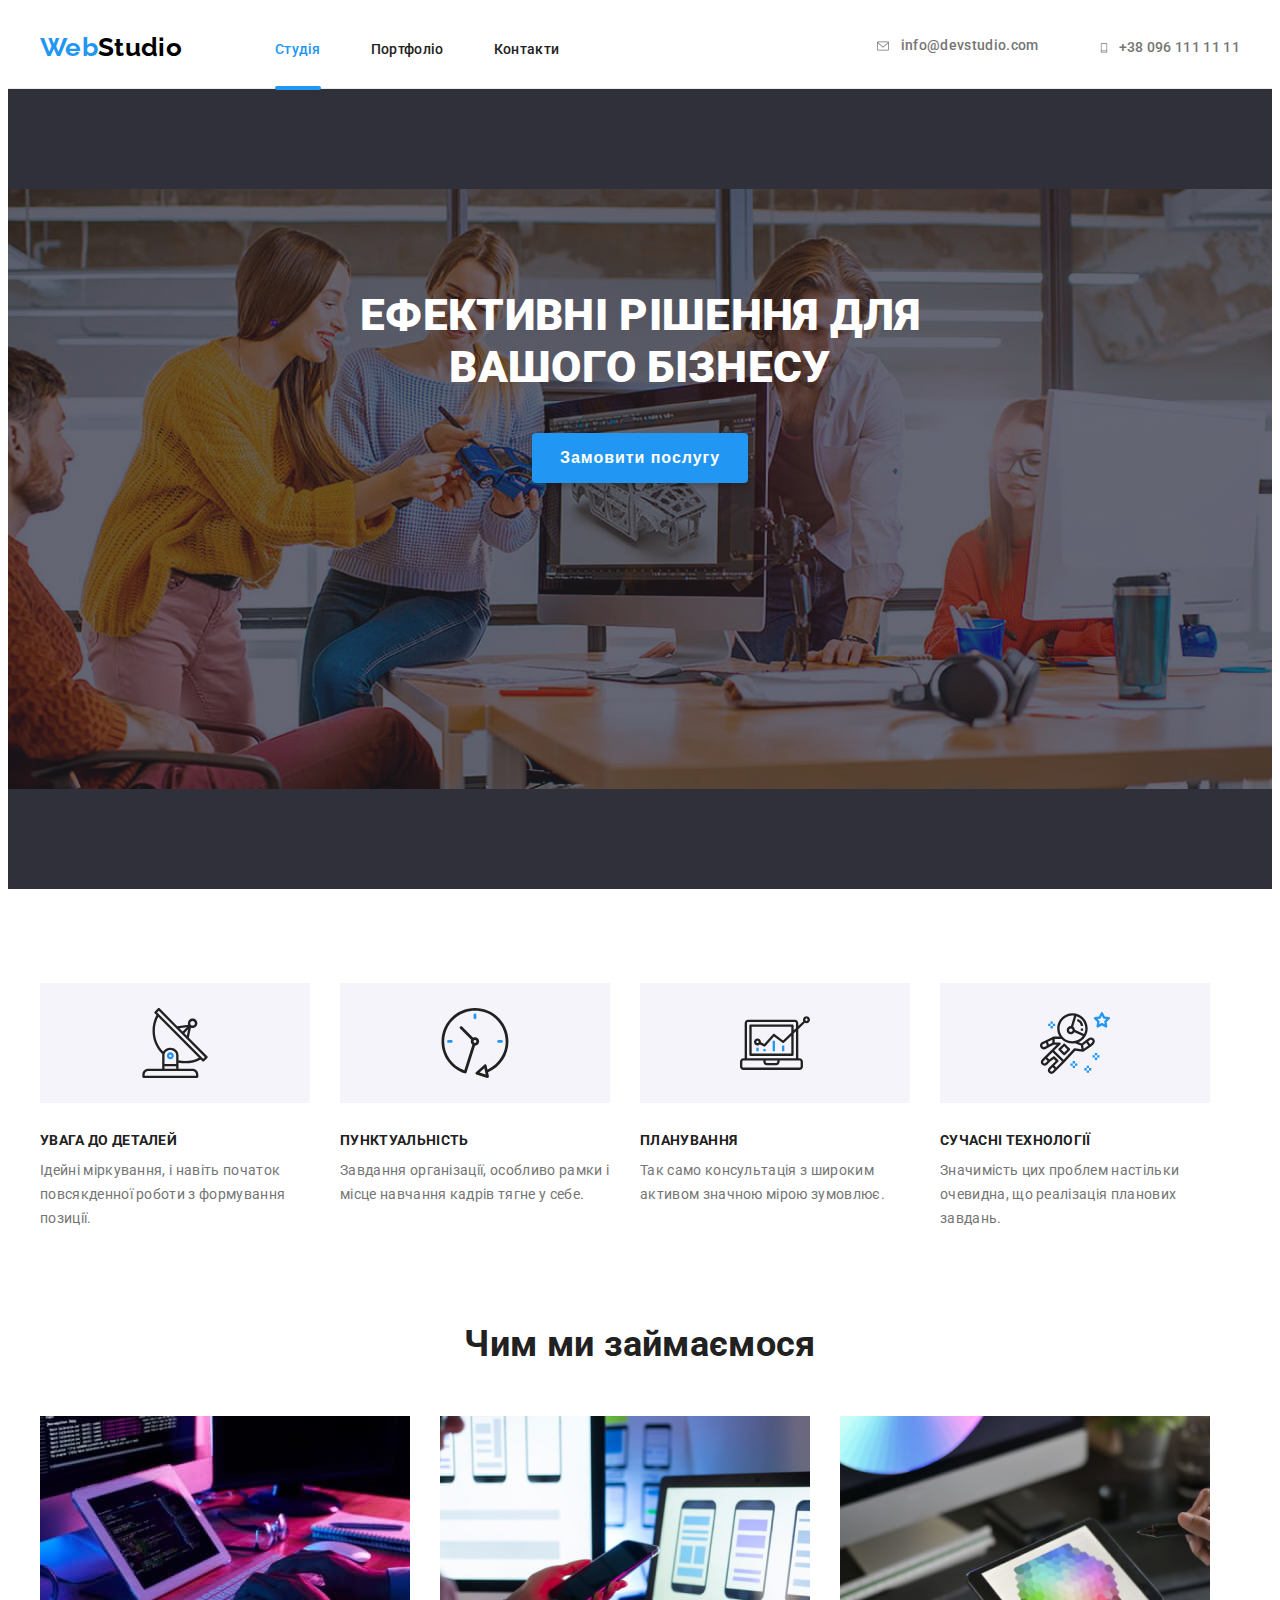
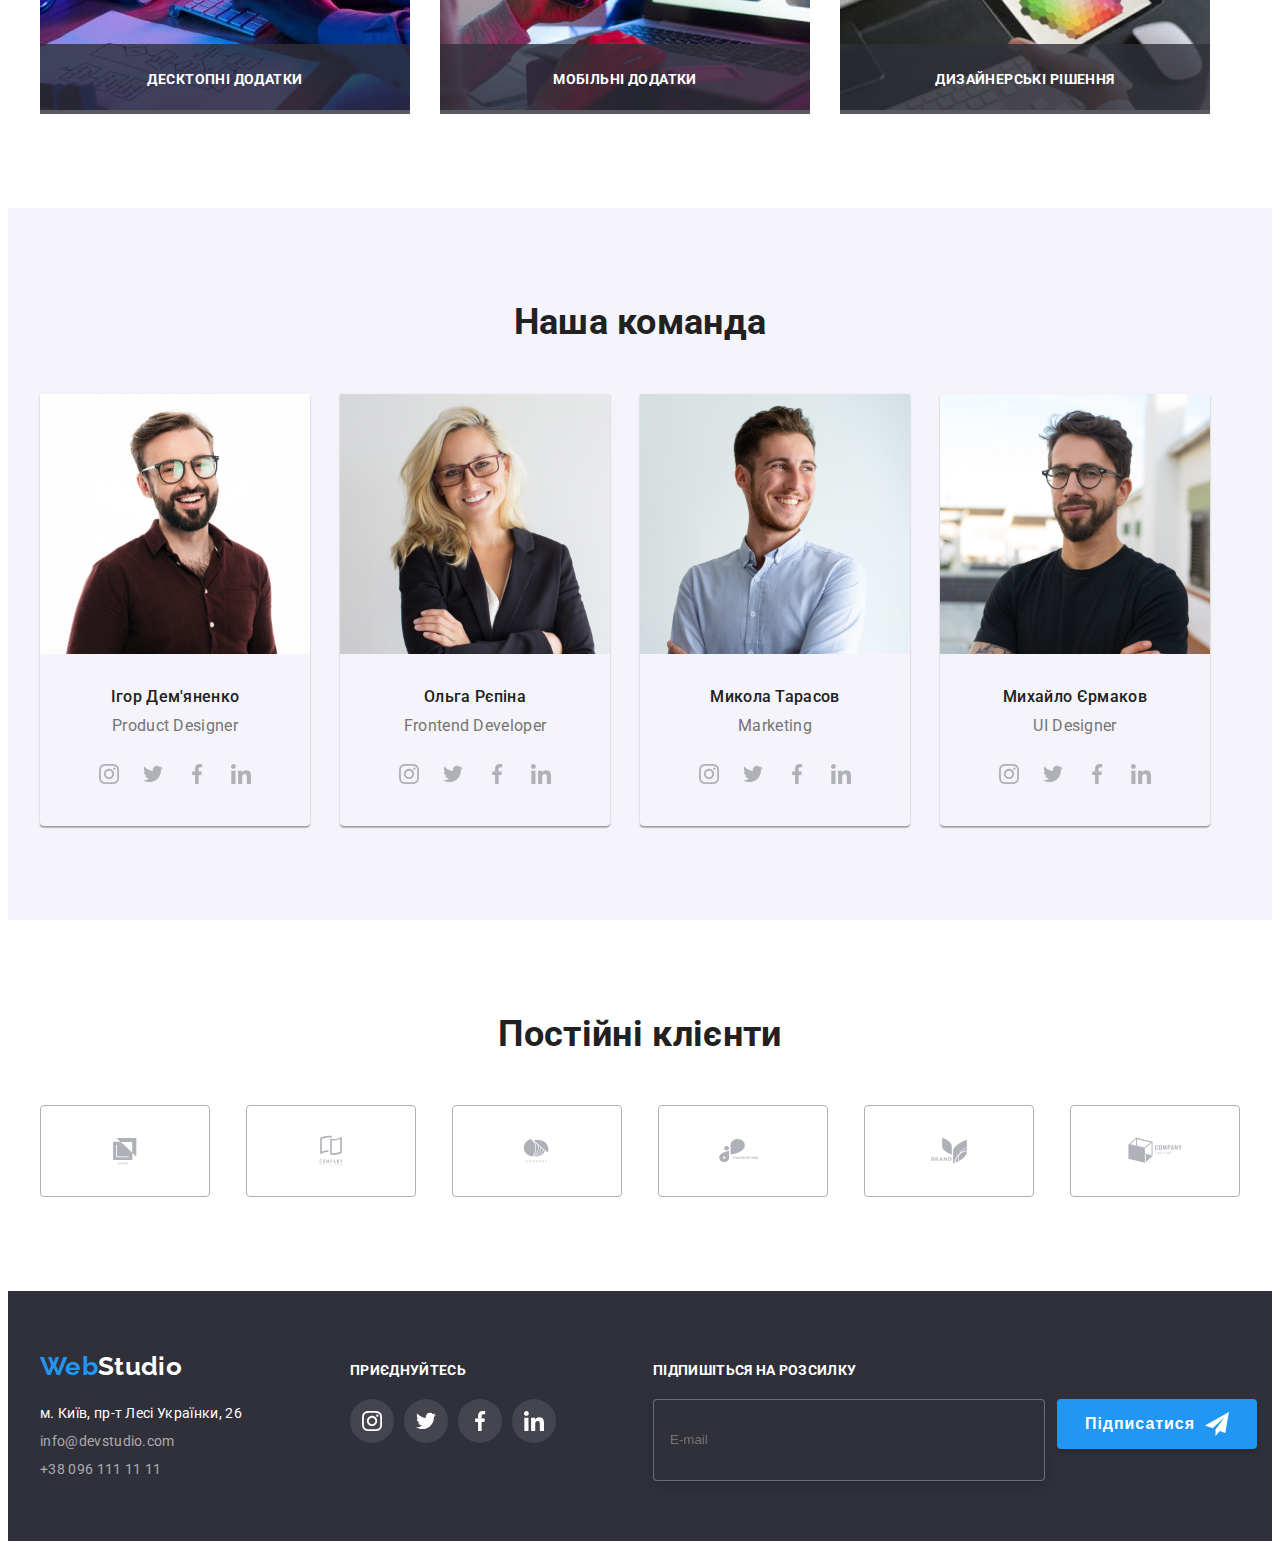
<file: index.html>
<!DOCTYPE html>
<html lang="uk">
  <head>
    <meta charset="UTF-8" />
    <meta http-equiv="X-UA-Compatible" content="IE=edge" />
    <meta name="viewport" content="width=device-width, initial-scale=1.0" />
    <title>Hometask 1</title>
    <link
      rel="stylesheet"
      href="https://cdnjs.cloudflare.com/ajax/libs/modern-normalize/1.1.0/modern-normalize.min.css"
      integrity="sha512-wpPYUAdjBVSE4KJnH1VR1HeZfpl1ub8YT/NKx4PuQ5NmX2tKuGu6U/JRp5y+Y8XG2tV+wKQpNHVUX03MfMFn9Q=="
      crossorigin="anonymous"
      referrerpolicy="no-referrer"
    />
    <link
      href="https://fonts.googleapis.com/css2?family=Raleway:wght@700&family=Roboto:wght@400;500;700;900&display=swap"
      rel="stylesheet"
    />
    <link rel="stylesheet" href="./css/main.min.css" />
  </head>
  <body>
    <!-- Шапка сайта -->
    <header class="header">
      <div class="container header__container">
        <nav class="navigation">
          <a class="logo logo_header" href="./index.html"> Web<span class="logo__black">Studio</span> </a>

          <ul class="navigation__menu">
            <li><a href="./index.html" class="navigation__link navigation__link--active">Студія</a></li>
            <li><a href="./portfolio.html" class="navigation__link">Портфоліо</a></li>
            <li><a href="" class="navigation__link">Контакти</a></li>
          </ul>
        </nav>

        <ul class="header__contact">
          <li>
            <a href="mailto:info@devstudio.com" class="header__contact-link">
              <svg class="header__icon-header" width="16" height="12">
                <use href="./images/icons.svg#icon-email"></use>
              </svg>
              info@devstudio.com</a
            >
          </li>
          <li>
            <a href="tel:+380961111111" class="header__contact-link">
              <svg class="header__icon-header" width="10" height="16">
                <use href="./images/icons.svg#icon-phone"></use>
              </svg>
              +38 096 111 11 11</a
            >
          </li>
        </ul>
      </div>
    </header>
    <main>
      <!-- Послуга -->
      <section class="service">
        <div class="container">
          <div class="service__wrapper">
            <h1 class="service__title">Ефективні рішення для вашого бізнесу</h1>
            <button type="button" class="button order-button" data-modal-open>Замовити послугу</button>
          </div>
        </div>
      </section>
      <!-- Особливості -->
      <section class="section features">
        <div class="container">
          <h2 class="section__title--hidden">Особливості</h2>
          <ul class="features__list">
            <li class="features__item">
              <div class="features__icons">
                <svg class="features__icon" width="70" height="70">
                  <use href="./images/icons.svg#icon-antenna"></use>
                </svg>
              </div>
              <h3 class="features__title">УВАГА ДО ДЕТАЛЕЙ</h3>
              <p class="features__text">
                Ідейні міркування, і навіть початок повсякденної роботи з формування позиції.
              </p>
            </li>
            <li class="features__item">
              <div class="features__icons">
                <svg class="features__icon" width="70" height="70">
                  <use href="./images/icons.svg#icon-clock"></use>
                </svg>
              </div>
              <h3 class="features__title">ПУНКТУАЛЬНІСТЬ</h3>
              <p class="features__text">
                Завдання організації, особливо рамки і місце навчання кадрів тягне у себе.
              </p>
            </li>
            <li class="features__item">
              <div class="features__icons">
                <svg class="features__icon" width="70" height="70">
                  <use href="./images/icons.svg#icon-diagram"></use>
                </svg>
              </div>
              <h3 class="features__title">ПЛАНУВАННЯ</h3>
              <p class="features__text">Так само консультація з широким активом значною мірою зумовлює.</p>
            </li>
            <li class="features__item">
              <div class="features__icons">
                <svg class="features__icon" width="70" height="70">
                  <use href="./images/icons.svg#icon-astronaut"></use>
                </svg>
              </div>
              <h3 class="features__title">СУЧАСНІ ТЕХНОЛОГІЇ</h3>
              <p class="features__text">
                Значимість цих проблем настільки очевидна, що реалізація планових завдань.
              </p>
            </li>
          </ul>
        </div>
      </section>
      <!-- Навички -->
      <section class="section skils skils__section">
        <div class="container">
          <h2 class="skils__title">Чим ми займаємося</h2>
          <ul class="skils__list">
            <li class="skils__item">
              <img src="./images/img-box1.jpg" alt="Десктопні додатки" width="370" />
              <div class="skils__overlay">
                <h3 class="skils__overlay-title">Десктопні додатки</h3>
              </div>
            </li>
            <li class="skils__item">
              <img src="./images/img-box2.jpg" alt="Мобільні додатки" width="370" />
              <div class="skils__overlay">
                <h3 class="skils__overlay-title">Мобільні додатки</h3>
              </div>
            </li>
            <li class="skils__item">
              <img src="./images/img-box3.jpg" alt="Дизайнерські рішення" width="370" />
              <div class="skils__overlay">
                <h3 class="skils__overlay-title">Дизайнерські рішення</h3>
              </div>
            </li>
          </ul>
        </div>
      </section>
      <!-- Команда -->
      <section class="section team">
        <div class="container">
          <h2 class="section__title">Наша команда</h2>
          <ul class="team__list">
            <li class="team__item">
              <img src="./images/img-card1.jpg" alt="Ігор Дем'яненко" width="270" />
              <div class="team__card-info">
                <h3 class="team__name-title">Ігор Дем'яненко</h3>
                <p class="team__text">Product Designer</p>
                <ul class="team__social-icons">
                  <li>
                    <a class="team__link-svg" href="#">
                      <svg class="team__icon" width="20" height="20">
                        <use href="./images/icons.svg#icon-instagram"></use>
                      </svg>
                    </a>
                  </li>
                  <li>
                    <a class="team__link-svg" href="#">
                      <svg class="team__icon" width="20" height="20">
                        <use href="./images/icons.svg#icon-twitter"></use>
                      </svg>
                    </a>
                  </li>
                  <li>
                    <a class="team__link-svg" href="#">
                      <svg class="team__icon" width="20" height="20">
                        <use href="./images/icons.svg#icon-facebook"></use>
                      </svg>
                    </a>
                  </li>
                  <li>
                    <a class="team__link-svg" href="#">
                      <svg class="team__icon" width="20" height="20">
                        <use href="./images/icons.svg#icon-linkedin"></use>
                      </svg>
                    </a>
                  </li>
                </ul>
              </div>
            </li>
            <li class="team__item">
              <img src="./images/img-card2.jpg" alt="Ольга Рєпіна" width="270" />
              <div class="team__card-info">
                <h3 class="team__name-title">Ольга Рєпіна</h3>
                <p class="team__text">Frontend Developer</p>

                <ul class="team__social-icons">
                  <li>
                    <a class="team__link-svg" href="#">
                      <svg class="team__icon" width="20" height="20">
                        <use href="./images/icons.svg#icon-instagram"></use>
                      </svg>
                    </a>
                  </li>
                  <li>
                    <a class="team__link-svg" href="#">
                      <svg class="team__icon" width="20" height="20">
                        <use href="./images/icons.svg#icon-twitter"></use>
                      </svg>
                    </a>
                  </li>
                  <li>
                    <a class="team__link-svg" href="#">
                      <svg class="team__icon" width="20" height="20">
                        <use href="./images/icons.svg#icon-facebook"></use>
                      </svg>
                    </a>
                  </li>
                  <li>
                    <a class="team__link-svg" href="#">
                      <svg class="team__icon" width="20" height="20">
                        <use href="./images/icons.svg#icon-linkedin"></use>
                      </svg>
                    </a>
                  </li>
                </ul>
              </div>
            </li>
            <li class="team__item">
              <img src="./images/img-card3.jpg" alt="Микола Тарасов" width="270" />
              <div class="team__card-info">
                <h3 class="team__name-title">Микола Тарасов</h3>
                <p class="team__text">Marketing</p>

                <ul class="team__social-icons">
                  <li>
                    <a class="team__link-svg" href="#">
                      <svg class="team__icon" width="20" height="20">
                        <use href="./images/icons.svg#icon-instagram"></use>
                      </svg>
                    </a>
                  </li>
                  <li>
                    <a class="team__link-svg" href="#">
                      <svg class="team__icon" width="20" height="20">
                        <use href="./images/icons.svg#icon-twitter"></use>
                      </svg>
                    </a>
                  </li>
                  <li>
                    <a class="team__link-svg" href="#">
                      <svg class="team__icon" width="20" height="20">
                        <use href="./images/icons.svg#icon-facebook"></use>
                      </svg>
                    </a>
                  </li>
                  <li>
                    <a class="team__link-svg" href="#">
                      <svg class="team__icon" width="20" height="20">
                        <use href="./images/icons.svg#icon-linkedin"></use>
                      </svg>
                    </a>
                  </li>
                </ul>
              </div>
            </li>
            <li class="team__item">
              <img src="./images/img-card4.jpg" alt="Михайло Єрмаков" width="270" />
              <div class="team__card-info">
                <h3 class="team__name-title">Михайло Єрмаков</h3>
                <p class="team__text">UI Designer</p>

                <ul class="team__social-icons">
                  <li>
                    <a class="team__link-svg" href="#" aria-label="instagram">
                      <svg class="team__icon" width="20" height="20">
                        <use href="./images/icons.svg#icon-instagram"></use>
                      </svg>
                    </a>
                  </li>
                  <li>
                    <a class="team__link-svg" href="#" aria-label="twitter">
                      <svg class="team__icon" width="20" height="20">
                        <use href="./images/icons.svg#icon-twitter"></use>
                      </svg>
                    </a>
                  </li>
                  <li>
                    <a class="team__link-svg" href="#" aria-label="facebook">
                      <svg class="team__icon" width="20" height="20">
                        <use href="./images/icons.svg#icon-facebook"></use>
                      </svg>
                    </a>
                  </li>
                  <li>
                    <a class="team__link-svg" href="#" aria-label="linkedin">
                      <svg class="team__icon" width="20" height="20">
                        <use href="./images/icons.svg#icon-linkedin"></use>
                      </svg>
                    </a>
                  </li>
                </ul>
              </div>
            </li>
          </ul>
        </div>
      </section>
      <!--Постійні клієнти -->
      <section class="section clients">
        <div class="container">
          <h2 class="section__title">Постійні клієнти</h2>
          <ul class="clients__list">
            <li class="clients__item">
              <a class="clients__svg" href="#">
                <svg class="clients__icon-logo" width="106" height="60">
                  <use href="./images/icons.svg#icon-Logo1"></use>
                </svg>
              </a>
            </li>
            <li class="clients__item">
              <a class="clients__svg" href="#">
                <svg class="clients__icon-logo" width="106" height="60">
                  <use href="./images/icons.svg#icon-Logo2"></use>
                </svg>
              </a>
            </li>
            <li class="clients__item">
              <a class="clients__svg" href="#">
                <svg class="clients__icon-logo" width="106" height="60">
                  <use href="./images/icons.svg#icon-Object3"></use>
                </svg>
              </a>
            </li>
            <li class="clients__item">
              <a class="clients__svg" href="#">
                <svg class="clients__icon-logo" width="106" height="60">
                  <use href="./images/icons.svg#icon-Logo3"></use>
                </svg>
              </a>
            </li>
            <li class="clients__item">
              <a class="clients__svg" href="#">
                <svg class="clients__icon-logo" width="106" height="60">
                  <use href="./images/icons.svg#icon-group5"></use>
                </svg>
              </a>
            </li>
            <li class="clients__item">
              <a class="clients__svg" href="#">
                <svg class="clients__icon-logo" width="106" height="60">
                  <use href="./images/icons.svg#icon-Object6"></use>
                </svg>
              </a>
            </li>
          </ul>
        </div>
      </section>
    </main>
    <!-- Footer -->
    <footer class="footer">
      <div class="container footer__container">
        <div class="footer__main">
          <a class="logo footer__logo" href="./index.html"> Web<span class="logo__white">Studio</span> </a>
          <address>
            <ul class="footer__address-list">
              <li class="footer__address-item">
                <a href="https://goo.gl/maps/wEpCzDUVnpKATDQ2A" class="footer__contact-link">
                  <span class="footer__address-link">м. Київ, пр-т Лесі Українки, 26</span>
                </a>
              </li>
              <li class="footer__address-item">
                <a href="mailto:info@devstudio.com" class="footer__contact-link">info@devstudio.com</a>
              </li>
              <li class="footer__address-item">
                <a href="tel:+380961111111" class="footer__contact-link">+38 096 111 11 11</a>
              </li>
            </ul>
          </address>
        </div>
        <div class="footer__block">
          <h2 class="footer__title">приєднуйтесь</h2>
          <ul class="footer__social">
            <li class="footer__icon">
              <a class="footer__icon-link" href="#" aria-label="instagram">
                <svg class="footer__icon-logo" width="20" height="20">
                  <use href="./images/icons.svg#icon-instagram"></use>
                </svg>
              </a>
            </li>
            <li class="footer__icon">
              <a class="footer__icon-link" href="#" aria-label="twitter">
                <svg class="footer__icon-logo" width="20" height="20">
                  <use href="./images/icons.svg#icon-twitter"></use>
                </svg>
              </a>
            </li>
            <li class="footer__icon">
              <a class="footer__icon-link" href="#" aria-label="facebook">
                <svg class="footer__icon-logo" width="20" height="20">
                  <use href="./images/icons.svg#icon-facebook"></use>
                </svg>
              </a>
            </li>
            <li class="footer__icon">
              <a class="footer__icon-link" href="#" aria-label="linkedin">
                <svg class="footer__icon-logo" width="20" height="20">
                  <use href="./images/icons.svg#icon-linkedin"></use>
                </svg>
              </a>
            </li>
          </ul>
        </div>

        <div class="footer__subscribe">
          <h2 class="footer__title">Підпишіться на розсилку</h2>
          <form class="footer__form-subscribe">
            <input class="footer__form-field" name="email" type="text" placeholder="E-mail" />
            <button class="button button--subscribe" type="submit">
              <span>Підписатися</span>
              <svg class="footer__icon-telegram" width="24" height="24">
                <use href="./images/icons.svg#icon-icon-send"></use>
              </svg>
            </button>
          </form>
        </div>
      </div>
    </footer>
    <!-- Modal window-->
    <div class="modal__backdrop is-hidden" data-modal>
      <div class="modal">
        <button class="modal__btn" data-modal-close>
          <svg class="modal__btn-icon"
            width="11"
            height="11"
            viewBox="0 0 11 11"
            fill="none"
            xmlns="http://www.w3.org/2000/svg"
          >
            <path
              d="M11 1.10786L9.89214 0L5.5 4.39214L1.10786 0L0 1.10786L4.39214 5.5L0 9.89214L1.10786 11L5.5 6.60786L9.89214 11L11 9.89214L6.60786 5.5L11 1.10786Z"
            />
          </svg>
        </button>

        <div class="modal__content">
          <h2 class="modal__title">Залиште свої дані, ми вам передзвонимо</h2>
          <form class="order-form">
            <div class="order-form__group">
              <label class="order-form__label" for="name">Ім'я</label>
              <input class="order-form__input" type="text" name="name" id="name" />
              <svg class="order-form__icon" width="18" height="18">
                <use href="./images/icons.svg#icon-person-black-18dp"></use>
              </svg>
            </div>
            <div class="order-form__group">
              <label class="order-form__label" for="tel">Телефон</label>
              <input class="order-form__input" type="tel" name="tel" id="tel" />
              <svg class="order-form__icon" width="18" height="18">
                <use href="./images/icons.svg#icon-phone-black-18dp"></use>
              </svg>
            </div>
            <div class="order-form__group">
              <label class="order-form__label" for="mail">Пошта</label>
              <input class="order-form__input" type="email" name="mail" id="mail" />
              <svg class="order-form__icon" width="18" height="18">
                <use href="./images/icons.svg#icon-email-black-18dp"></use>
              </svg>
            </div>
            <div class="order-form__group">
              <label class="order-form__label" for="coment">Коментар</label>
              <textarea class="order-form__text" name="coment" id="coment" placeholder="Введіть текст"></textarea>
            </div>

            <div class="order-form__group">
              <input
                class="order-form__checkbox"
                type="checkbox"
                name="agree"
                id="agree"
                value="Погоджуюся з розсилкою та приймаю Умови договору"
              />
              <label for="agree" class="order-form__checkbox-label">
                <svg class="order-form__checkbox-icon" width="16" height="15">
                  <use href="./images/icons.svg#checkbox"></use>
                </svg>
                Погоджуюся з розсилкою та приймаю<a class="order-form__link" href="">Умови договору</a>
              </label>
            </div>

            <button class="button button--form" type="submit">Відправити</button>
          </form>
        </div>
      </div>
    </div>
    <script src="./js/modal.js"></script>
  </body>
</html>
</file>
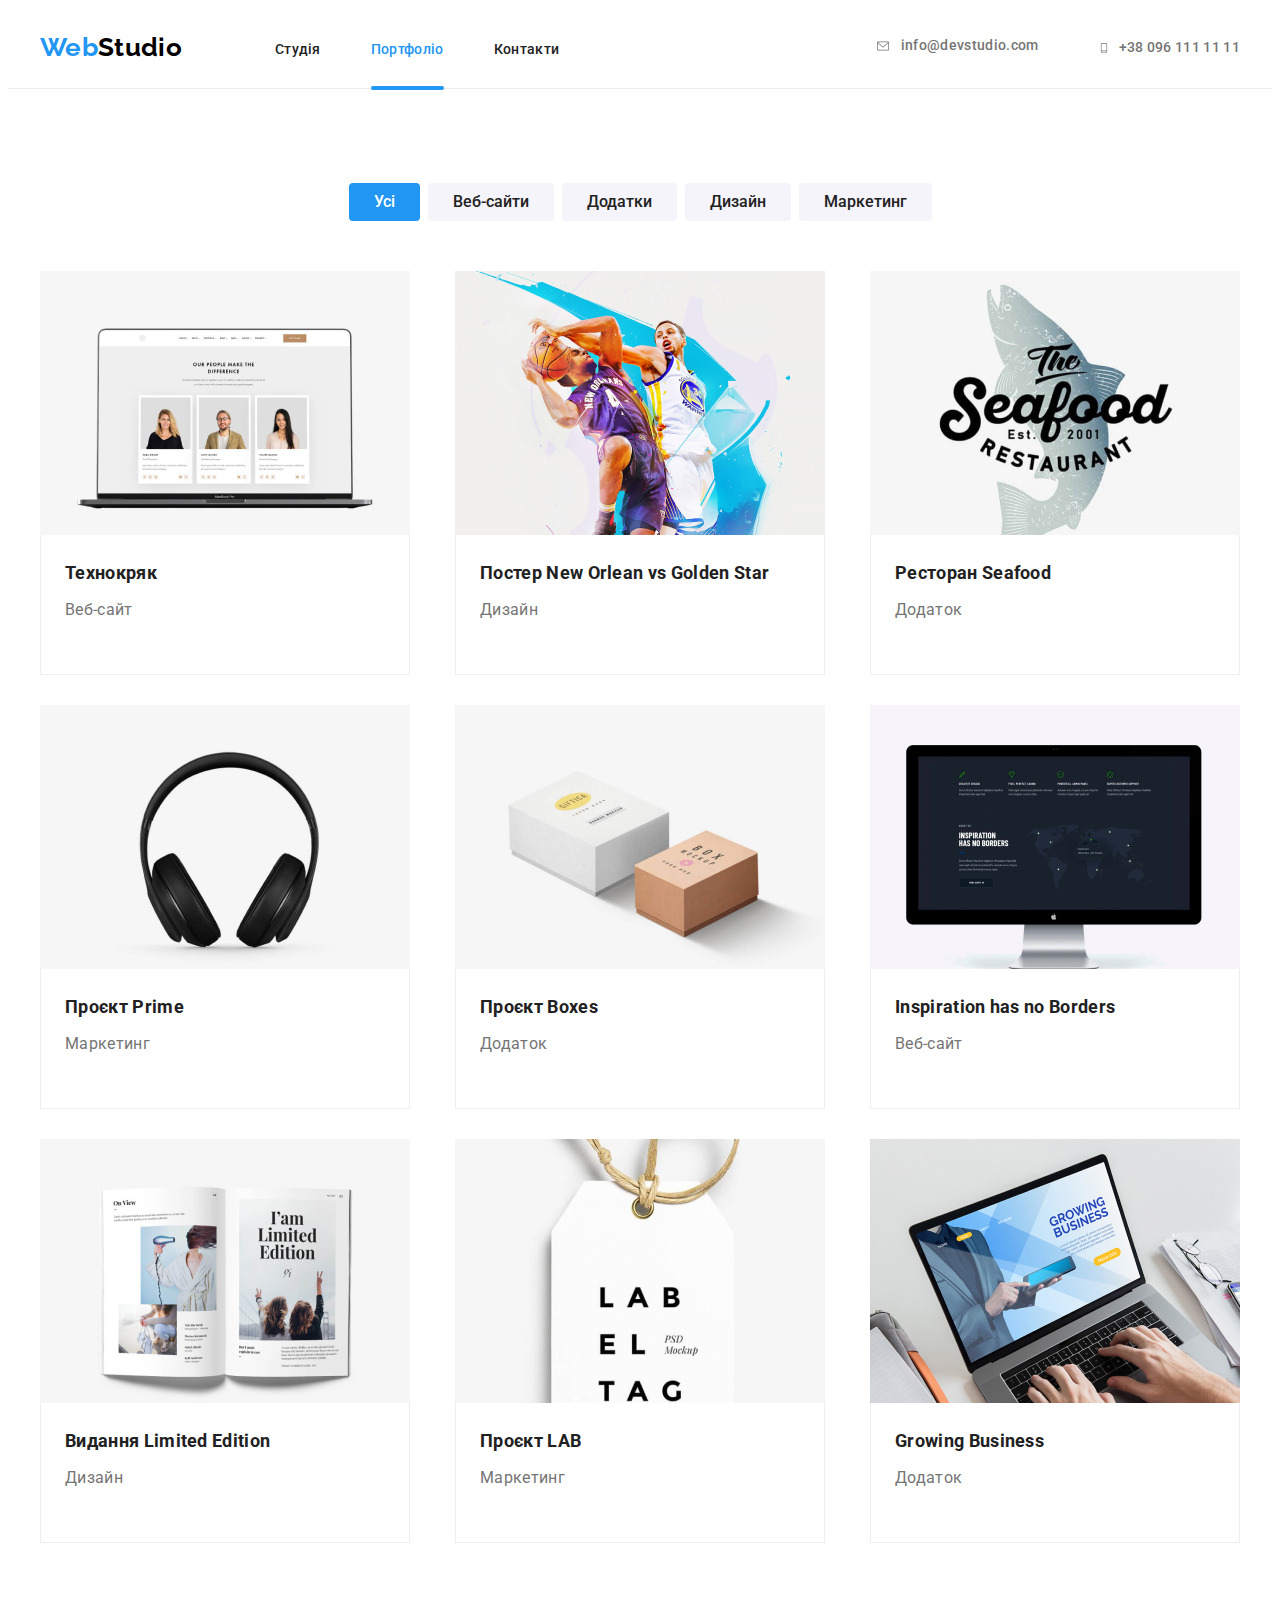
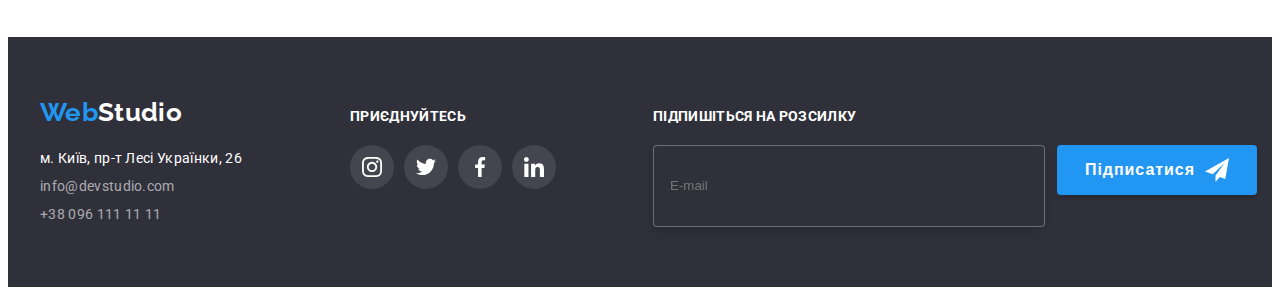
<file: portfolio.html>
<!DOCTYPE html>
<html lang="uk">
  <head>
    <meta charset="UTF-8" />
    <meta http-equiv="X-UA-Compatible" content="IE=edge" />
    <meta name="viewport" content="width=device-width, initial-scale=1.0" />
    <title>Hometask 1</title>
    <link
      rel="stylesheet"
      href="https://cdnjs.cloudflare.com/ajax/libs/modern-normalize/1.1.0/modern-normalize.min.css"
      integrity="sha512-wpPYUAdjBVSE4KJnH1VR1HeZfpl1ub8YT/NKx4PuQ5NmX2tKuGu6U/JRp5y+Y8XG2tV+wKQpNHVUX03MfMFn9Q=="
      crossorigin="anonymous"
      referrerpolicy="no-referrer"
    />
    <link
      href="https://fonts.googleapis.com/css2?family=Raleway:wght@700&family=Roboto:wght@400;500;700;900&display=swap"
      rel="stylesheet"
    />
    <link rel="stylesheet" href="./css/main.min.css" />
  </head>
  <body>
    <!-- Шапка сайта -->
    <header class="header">
      <div class="container header__container">
        <nav class="navigation">
          <a class="logo logo_header" href="./index.html"> Web<span class="logo__black">Studio</span> </a>

          <ul class="navigation__menu">
            <li><a href="./index.html" class="navigation__link">Студія</a></li>
            <li><a href="./portfolio.html" class="navigation__link navigation__link--active">Портфоліо</a></li>
            <li><a href="" class="navigation__link">Контакти</a></li>
          </ul>
        </nav>

        <ul class="header__contact">
          <li>
            <a href="mailto:info@devstudio.com" class="header__contact-link">
              <svg class="header__icon-header" width="16" height="12">
                <use href="./images/icons.svg#icon-email"></use>
              </svg>
              info@devstudio.com</a
            >
          </li>
          <li>
            <a href="tel:+380961111111" class="header__contact-link">
              <svg class="header__icon-header" width="10" height="16">
                <use href="./images/icons.svg#icon-phone"></use>
              </svg>
              +38 096 111 11 11</a
            >
          </li>
        </ul>
      </div>
    </header>
    <main>
      <!-- Портфоліо -->
      <section class="section portfolio">
        <div class=" container portfolio__container">
          <h1 class="section__title--hidden">Portfolio</h1>
          <ul class="section__filter">
            <li class="portfolio__filter-item">
              <button type="button" class="portfolio__filter-button portfolio__filter-button--active">Усі</button>
            </li>
            <li class="portfolio__filter-item">
              <button type="button" class="portfolio__filter-button">Веб-сайти</button>
            </li>
            <li class="portfolio__filter-item">
              <button type="button" class="portfolio__filter-button">Додатки</button>
            </li>
            <li class="portfolio__filter-item">
              <button type="button" class="portfolio__filter-button">Дизайн</button>
            </li>
            <li class="portfolio__filter-item">
              <button type="button" class="portfolio__filter-button">Маркетинг</button>
            </li>
          </ul>
          <ul class="portfolio__list">
            <li>
              <a href="" class="portfolio__item">
                <div class="portfolio__box">
                  <img src="./images/portfolio/img-p1.jpg" alt="Технокряк" width="370" />
                  <div class="portfolio__box-overlay">
                    <p class="portfolio__box-text">
                      Ресурс пропонує комплексні пропозиції з різним рівнем функціоналу та сервісів.
                      Все це дозволить відвідувачу отримати вичерпні відомості про компанію чи
                      приватну особу.
                    </p>
                  </div>
                </div>
                <div class="portfolio__card">
                  <h2 class="portfolio__title">Технокряк</h2>
                  <p class="portfolio__text">Веб-сайт</p>
                </div>
              </a>
            </li>
            <li>
              <a href="" class="portfolio__item">
                <div class="portfolio__box">
                  <img
                  src="./images/portfolio/img-p2.jpg"
                  alt="Постер New Orlean vs Golden Star"
                  width="370"
                />
                  <div class="portfolio__box-overlay">
                    <p class="portfolio__box-text">
                      Ресурс пропонує комплексні пропозиції з різним рівнем функціоналу та сервісів.
                      Все це дозволить відвідувачу отримати вичерпні відомості про компанію чи
                      приватну особу.
                    </p>
                  </div>
                </div>

                <div class="portfolio__card">
                  <h2 class="portfolio__title">Постер New Orlean vs Golden Star</h2>
                  <p class="portfolio__text">Дизайн</p>
                </div>
              </a>
            </li>
            <li>
              <a href="" class="portfolio__item">
                <div class="portfolio__box">
                  <img src="./images/portfolio/img-p3.jpg" alt="Ресторан Seafood" width="370" />
                  <div class="portfolio__box-overlay">
                    <p class="portfolio__box-text">
                      Ресурс пропонує комплексні пропозиції з різним рівнем функціоналу та сервісів.
                      Все це дозволить відвідувачу отримати вичерпні відомості про компанію чи
                      приватну особу.
                    </p>
                  </div>
                </div>

                <div class="portfolio__card">
                  <h2 class="portfolio__title">Ресторан Seafood</h2>
                  <p class="portfolio__text">Додаток</p>
                </div>
              </a>
            </li>
            <li>
              <a href="" class="portfolio__item">
               <div class="portfolio__box">
                  <img src="./images/portfolio/img-p4.jpg" alt="Проєкт Prime" width="370" />
                  <div class="portfolio__box-overlay">
                    <p class="portfolio__box-text">
                      Ресурс пропонує комплексні пропозиції з різним рівнем функціоналу та сервісів.
                      Все це дозволить відвідувачу отримати вичерпні відомості про компанію чи
                      приватну особу.
                    </p>
                  </div>
                </div>

                <div class="portfolio__card">
                  <h2 class="portfolio__title">Проєкт Prime</h2>
                  <p class="portfolio__text">Маркетинг</p>
                </div>
              </a>
            </li>
            <li>
              <a href="" class="portfolio__item">
                <div class="portfolio__box">
                  <img src="./images/portfolio/img-p5.jpg" alt="Проєкт Boxes" width="370" />
                  <div class="portfolio__box-overlay">
                    <p class="portfolio__box-text">
                      Ресурс пропонує комплексні пропозиції з різним рівнем функціоналу та сервісів.
                      Все це дозволить відвідувачу отримати вичерпні відомості про компанію чи
                      приватну особу.
                    </p>
                  </div>
                </div>

                <div class="portfolio__card">
                  <h2 class="portfolio__title">Проєкт Boxes</h2>
                  <p class="portfolio__text">Додаток</p>
                </div>
              </a>
            </li>
            <li>
              <a href="" class="portfolio__item">
                <div class="portfolio__box">
                  <img
                  src="./images/portfolio/img-p6.jpg"
                  alt="Inspiration has no Borders"
                  width="370"
                />
                  <div class="portfolio__box-overlay">
                    <p class="portfolio__box-text">
                      Ресурс пропонує комплексні пропозиції з різним рівнем функціоналу та сервісів.
                      Все це дозволить відвідувачу отримати вичерпні відомості про компанію чи
                      приватну особу.
                    </p>
                  </div>
                </div>

                <div class="portfolio__card">
                  <h2 class="portfolio__title">Inspiration has no Borders</h2>
                  <p class="portfolio__text">Веб-сайт</p>
                </div>
              </a>
            </li>
            <li>
              <a href="" class="portfolio__item">
                <div class="portfolio__box">
                  <img
                  src="./images/portfolio/img-p7.jpg"
                  alt="Видання Limited Edition"
                  width="370"
                />
                  <div class="portfolio__box-overlay">
                    <p class="portfolio__box-text">
                      Ресурс пропонує комплексні пропозиції з різним рівнем функціоналу та сервісів.
                      Все це дозволить відвідувачу отримати вичерпні відомості про компанію чи
                      приватну особу.
                    </p>
                  </div>
                </div>

                <div class="portfolio__card">
                  <h2 class="portfolio__title">Видання Limited Edition</h2>
                  <p class="portfolio__text">Дизайн</p>
                </div>
              </a>
            </li>
            <li>
              <a href="" class="portfolio__item">
                <div class="portfolio__box">
                  <img src="./images/portfolio/img-p8.jpg" alt="Проєкт LAB" width="370" />
                  <div class="portfolio__box-overlay">
                    <p class="portfolio__box-text">
                      Ресурс пропонує комплексні пропозиції з різним рівнем функціоналу та сервісів.
                      Все це дозволить відвідувачу отримати вичерпні відомості про компанію чи
                      приватну особу.
                    </p>
                  </div>
                </div>

                <div class="portfolio__card">
                  <h2 class="portfolio__title">Проєкт LAB</h2>
                  <p class="portfolio__text">Маркетинг</p>
                </div>
              </a>
            </li>
            <li>
              <a href="" class="portfolio__item">
                <div class="portfolio__box">
                  <img src="./images/portfolio/img-p9.jpg" alt="Growing Business" width="370" />
                  <div class="portfolio__box-overlay">
                    <p class="portfolio__box-text">
                      Ресурс пропонує комплексні пропозиції з різним рівнем функціоналу та сервісів.
                      Все це дозволить відвідувачу отримати вичерпні відомості про компанію чи
                      приватну особу.
                    </p>
                  </div>
                </div>

                <div class="portfolio__card">
                  <h2 class="portfolio__title">Growing Business</h2>
                  <p class="portfolio__text">Додаток</p>
                </div>
              </a>
            </li>
          </ul>
        </div>
      </section>
    </main>
    <!-- Адреси -->
    <footer class="footer">
      <div class="container footer__container">
        <div class="footer__main">
          <a class="logo footer__logo" href="./index.html"> Web<span class="logo__white">Studio</span> </a>
          <address>
            <ul class="footer__address-list">
              <li class="footer__address-item">
                <a href="https://goo.gl/maps/wEpCzDUVnpKATDQ2A" class="footer__contact-link">
                  <span class="footer__address-link">м. Київ, пр-т Лесі Українки, 26</span>
                </a>
              </li>
              <li class="footer__address-item">
                <a href="mailto:info@devstudio.com" class="footer__contact-link">info@devstudio.com</a>
              </li>
              <li class="footer__address-item">
                <a href="tel:+380961111111" class="footer__contact-link">+38 096 111 11 11</a>
              </li>
            </ul>
          </address>
        </div>
        <div class="footer__block">
          <h2 class="footer__title">приєднуйтесь</h2>
          <ul class="footer__social">
            <li class="footer__icon">
              <a class="footer__icon-link" href="#" aria-label="instagram">
                <svg class="footer__icon-logo" width="20" height="20">
                  <use href="./images/icons.svg#icon-instagram"></use>
                </svg>
              </a>
            </li>
            <li class="footer__icon">
              <a class="footer__icon-link" href="#" aria-label="twitter">
                <svg class="footer__icon-logo" width="20" height="20">
                  <use href="./images/icons.svg#icon-twitter"></use>
                </svg>
              </a>
            </li>
            <li class="footer__icon">
              <a class="footer__icon-link" href="#" aria-label="facebook">
                <svg class="footer__icon-logo" width="20" height="20">
                  <use href="./images/icons.svg#icon-facebook"></use>
                </svg>
              </a>
            </li>
            <li class="footer__icon">
              <a class="footer__icon-link" href="#" aria-label="linkedin">
                <svg class="footer__icon-logo" width="20" height="20">
                  <use href="./images/icons.svg#icon-linkedin"></use>
                </svg>
              </a>
            </li>
          </ul>
        </div>

        <div class="footer__subscribe">
          <h2 class="footer__title">Підпишіться на розсилку</h2>
          <form class="footer__form-subscribe">
            <input class="footer__form-field" name="email" type="text" placeholder="E-mail" />
            <button class="button button--subscribe" type="submit">
              <span>Підписатися</span>
              <svg class="footer__icon-telegram" width="24" height="24">
                <use href="./images/icons.svg#icon-icon-send"></use>
              </svg>
            </button>
          </form>
        </div>
      </div>
    </footer>
  </body>
</html>
</file>
<file: css/main.min.css>
:root{--primary-text-color: #212121;--title-text-color: #212121;--accent-color: #2196f3;--primary-white-color: #ffffff;--secondary-text-color: #757575;--primary-grey-color: #2f303a;--secondary-white-color: #f5f5f5}body{color:var(--primary-text-color);background-color:var(--primary-white-color);font-family:Roboto,sans-serif;letter-spacing:.02em}h1,h2,h3,h4,h5,h6,ul,p{margin:0}ul{padding:0;list-style:none}.section{padding:94px 0}.section__title{margin-bottom:50px;color:var(--title-text-color);font-weight:700;font-size:36px;line-height:1.16;text-align:center}.section__title--hidden{display:none}.section__filter{display:flex;margin-bottom:50px}.header{border-bottom:1px solid #ececec}.header__container{display:flex;align-items:center;height:80px}.header__contact-link{color:var(--secondary-text-color);font-weight:500;font-size:14px;line-height:1.14;text-decoration:none;margin-right:50px;display:flex;align-items:center;transition:color 250ms cubic-bezier(0.4, 0, 0.2, 1)}.header__contact-link:hover,.header__contact-link:focus{color:var(--accent-color)}.header__contact{display:flex;margin-left:auto}.header__contact li:last-child .header__contact-link{margin-right:0}.header__icon-header{fill:currentColor;margin:10px;transition:color 250ms cubic-bezier(0.4, 0, 0.2, 1)}.header__icon-header:hover,.header__icon-header:focus{color:var(--accent-color)}.container{max-width:1200px;padding:0 15px;margin:0 auto}.navigation{display:flex;align-items:center}.navigation__menu{display:flex}.navigation__link{color:var(--title-text-color);font-weight:500;font-size:14px;line-height:1.2;text-decoration:none;margin-right:50px;position:relative;transition:color 250ms cubic-bezier(0.4, 0, 0.2, 1)}.navigation__link:hover,.navigation__link:focus{color:var(--accent-color)}.navigation__menu li:last-child .navigation__link{margin-right:0}.navigation__link--active{color:var(--accent-color)}.navigation__link--active::after{content:"";background-color:#2196f3;border-radius:2px;height:4px;display:block;position:absolute;top:45px;width:100%}.logo{color:var(--accent-color);font-family:Raleway,sans serif;font-weight:700;font-size:26px;line-height:1.2;text-decoration:none}.logo_header{margin-right:93px}.logo__black{color:#000;font-family:Raleway,sans serif;font-weight:700;font-size:26px;line-height:1.2;text-decoration:none}.logo__white{color:var(--primary-white-color);font-family:Raleway,sans serif;font-weight:700;font-size:26px;line-height:1.2;text-decoration:none}.service .container{display:flex;justify-content:center}.service{height:600px;max-width:1600px;padding-top:200px;margin:0 auto;background-color:#2f303a;background-image:linear-gradient(rgba(47, 48, 58, 0.4), rgba(47, 48, 58, 0.4)),url(../images/new-photo.jpg);background-size:1600px auto;background-position:center center;background-repeat:no-repeat}.service__wrapper{display:flex;width:696px;flex-direction:column;align-items:center;max-width:696px}.service__title{color:var(--primary-white-color);font-weight:900;font-size:44px;text-align:center;text-transform:uppercase}.button{color:var(--primary-white-color);background-color:var(--accent-color);font-weight:700;font-size:16px;line-height:1.875;letter-spacing:.06em;width:216px;height:50px;display:flex;align-items:center;justify-content:center;margin:40px auto 0;cursor:pointer;border:none;border-radius:4px;box-shadow:0px 4px 4px rgba(0,0,0,.15);transition:background-color 250ms cubic-bezier(0.4, 0, 0.2, 1)}.button:hover,.button:focus{background-color:#188ce8}.button--subscribe{margin:0 0 0 12px;width:200px}.button--form{align-self:center;width:200px;margin-top:30px}.features__title{margin-bottom:10px;color:var(--title-text-color);font-weight:700;font-size:14px;line-height:1.14}.features__list{display:flex}.features__item{margin-right:30px;max-width:270px}.features__item:last-child{margin-right:0}.features__icons{background-color:#f5f4fa;height:120px;display:flex;justify-content:center;align-items:center;margin-bottom:30px}.features__list .features__text{color:var(--secondary-text-color);font-size:14px;line-height:1.7}.skils__section{padding-top:0}.skils__title{margin-bottom:50px;color:var(--title-text-color);font-weight:700;font-size:36px;line-height:1.16;text-align:center}.skils__list{display:flex}.skils__item{margin-right:30px;position:relative}.skils__item:last-child{margin-right:0}.skils__overlay{width:100%;height:70px;background:rgba(47,48,58,.8);display:flex;justify-content:center;align-items:center;position:absolute;bottom:0}.skils__overlay-title{color:#fff;text-transform:uppercase;font-size:14px;letter-spacing:.03em}.team{background-color:#f5f4fa}.team__name-title{margin:30px 0 10px 0;color:var(--title-text-color);font-weight:500;font-size:16px;line-height:1.18;text-align:center}.team__list{display:flex}.team__item{margin-right:30px;box-shadow:0px 1px 3px rgba(0,0,0,.12),0px 1px 1px rgba(0,0,0,.14),0px 2px 1px rgba(0,0,0,.2);border-radius:0px 0px 4px 4px}.team__item:last-child{margin-right:0}.team__card-info{display:flex;flex-direction:column;align-items:center;padding-bottom:30px}.team__text{color:var(--secondary-text-color);font-size:16px;line-height:1.18;text-align:center}.team__link-svg{width:44px;height:44px;border-radius:50%;color:#afb1b8;display:flex;justify-content:center;align-items:center;transition:background-color 250ms cubic-bezier(0.4, 0, 0.2, 1),color 250ms cubic-bezier(0.4, 0, 0.2, 1)}.team__link-svg:hover,.team__link-svg:focus{background-color:#2196f3;color:#fff}.team__icon{fill:currentColor}.team__social-icons{display:flex;margin-top:16px}.clients__title{color:#212121;margin-bottom:50px;font-weight:700;font-size:36px;line-height:1.16;text-align:center}.clients__list{display:flex;justify-content:space-between}.clients__svg{width:170px;height:92px;display:flex;justify-content:center;align-items:center;box-sizing:border-box;border:1px solid #afb1b8;border-radius:4px;transition:color 250ms cubic-bezier(0.4, 0, 0.2, 1),border 250ms cubic-bezier(0.4, 0, 0.2, 1)}.clients__svg{color:#afb1b8}.clients__svg:hover,.clients__svg:focus{color:#2196f3;border:1px solid #2196f3}.clients__icon-logo{fill:currentColor}.footer{background-color:#2f303a}.footer__container{padding:60px 0;display:flex}.footer__title{color:#fff;text-transform:uppercase;font-weight:700;font-size:14px;line-height:1.14}.footer__social{display:flex;margin-top:20px}.footer__icon-link{width:44px;height:44px;border-radius:50%;color:#fff;background:rgba(255,255,255,.1);display:flex;justify-content:center;align-items:center;transition:background-color 250ms cubic-bezier(0.4, 0, 0.2, 1),color 250ms cubic-bezier(0.4, 0, 0.2, 1)}.footer__icon-link:hover,.footer__icon-link:focus{color:#fff;background-color:#2196f3}.footer__icon-logo{fill:currentColor}.footer__icon{margin-right:10px}.footer__block{margin-left:70px;width:210px;margin-left:70px;margin-top:12px}.footer__logo{margin-bottom:20px;display:block}.footer__main{min-width:240px}.footer__address-link{color:var(--primary-white-color);font-size:14px;font-style:normal;line-height:1.17;transition:color 250ms cubic-bezier(0.4, 0, 0.2, 1)}.footer__address-link:hover,.footer__address-link:focus{color:var(--accent-color)}.footer__contact-link{color:rgba(255,255,255,.6);font-size:14px;font-style:normal;line-height:1.17;text-decoration:none;transition:color 250ms cubic-bezier(0.4, 0, 0.2, 1)}.footer__contact-link:hover,.footer__contact-link:focus{color:var(--accent-color)}.footer__address-item{margin-bottom:9px}.footer__address-item:last-child{margin-bottom:0}.footer__subscribe{margin:12px 0 0 93px}.footer__form-subscribe{margin-top:20px;display:flex}.footer__icon-telegram{margin-left:10px;fill:#fff}.footer__form-field{background-color:#2f303a;color:#fff;border:1px solid rgba(255,255,255,.3);filter:drop-shadow(0px 4px 4px rgba(0, 0, 0, 0.15));border-radius:4px;width:358px;height:50px;line-height:50px;padding:15px 16px}.modal__backdrop{position:fixed;top:0;left:0;width:100%;height:100%;background-color:rgba(0,0,0,.2);transition:opacity 250ms cubic-bezier(0.4, 0, 0.2, 1),visibility 250ms cubic-bezier(0.4, 0, 0.2, 1)}.modal__backdrop.is-hidden{opacity:0;pointer-events:none;visibility:hidden}.modal{position:absolute;top:50%;left:50%;width:528px;height:581px;background-color:#fff;border-radius:4px;transform:translate(-50%, -50%);box-shadow:0px 1px 3px rgba(0,0,0,.12),0px 1px 1px rgba(0,0,0,.14),0px 2px 1px rgba(0,0,0,.2)}.modal__btn{color:#000;position:absolute;top:8px;right:8px;width:30px;height:30px;border-radius:30px;border:1px solid rgba(0,0,0,.1);cursor:pointer;display:flex;align-items:center;justify-content:center;background-color:#fff}.modal__btn-icon{fill:currentColor}.modal__btn-icon:focus,.modal__btn-icon:hover{color:#2196f3}.modal__title{color:#212121;width:448px;height:23px;font-weight:700;font-size:20px;line-height:1.15;text-align:center;letter-spacing:.03em;margin-bottom:12px}.modal__content{padding:40px}.order-form{margin:0 auto;background:#fff;display:flex;flex-direction:column}.order-form__group{display:flex;flex-direction:column;position:relative;margin-bottom:10px}.order-form__icon{fill:#212121;position:absolute;bottom:11px;left:12px}.order-form__label{color:#757575;font-size:12px;line-height:1.16;letter-spacing:.01em;margin-bottom:4px}.order-form__input{border:1px solid rgba(33,33,33,.2);border-radius:4px;height:40px;padding:0 15px 0 42px;outline:none;transition:color 250ms cubic-bezier(0.4, 0, 0.2, 1),border 250ms cubic-bezier(0.4, 0, 0.2, 1)}.order-form__input:focus{border:1px solid #2196f3;outline-color:rgba(0,0,0,0)}.order-form__text{height:120px;padding:12px 16px;font-size:12px;line-height:1.16;letter-spacing:.01em;color:rgba(117,117,117,.5);border:1px solid rgba(33,33,33,.2);border-radius:4px;outline:none;resize:none;transition:border 250ms cubic-bezier(0.4, 0, 0.2, 1)}.order-form__text:focus{border:1px solid #2196f3;outline-color:rgba(0,0,0,0)}.order-form__input:focus+.order-form__icon{fill:#2196f3}.order-form__checkbox{position:absolute;width:1px;height:1px;margin:-1px;padding:0;bottom:0;clip:rect(0 0 0 0);overflow:hidden}.order-form__checkbox-label{display:flex;align-items:center;margin-left:12px;margin-top:10px;font-size:14px;line-height:1.7;letter-spacing:.03em;color:#757575}.order-form__checkbox-icon{fill:rgba(0,0,0,0);border:2px solid #212121;border-radius:3px;-webkit-user-select:none;-moz-user-select:none;-ms-user-select:none;user-select:none;margin-right:8px}.order-form__checkbox:checked+.order-form__checkbox-label>.order-form__checkbox-icon{border:none;fill:#2196f3}.order-form__link{color:#2196f3;font-weight:400;font-size:14px;line-height:1.17;letter-spacing:.03em;margin-left:5px}.portfolio__filter-item{margin-right:8px}.portfolio__filter-item:last-child{margin-right:0}.portfolio__container{display:flex;flex-direction:column;align-items:center}.portfolio__filter-button{color:var(--title-text-color);background-color:#f5f4fa;font-weight:500;font-size:16px;line-height:1.6;padding:0 25px;height:38px;left:593px;top:174px;font-family:inherit;cursor:pointer;border:none;border-radius:4px;transition:background-color 250ms cubic-bezier(0.4, 0, 0.2, 1),color 250ms cubic-bezier(0.4, 0, 0.2, 1),box-shadow 250ms cubic-bezier(0.4, 0, 0.2, 1)}.portfolio__filter-button:hover,.portfolio__filter-button:focus{color:var(--primary-white-color);background-color:var(--accent-color);box-shadow:0px 3px 1px rgba(0,0,0,.1),0px 1px 2px rgba(0,0,0,.08),0px 2px 2px rgba(0,0,0,.12)}.portfolio__filter-button--active{color:var(--primary-white-color);background-color:var(--accent-color)}.portfolio__list{display:flex;flex-wrap:wrap;gap:30px;justify-content:space-between}.portfolio__title{margin-bottom:4px;color:var(--title-text-color);font-weight:700;font-size:18px;line-height:2}.portfolio__list .portfolio__text{color:var(--secondary-text-color);font-size:16px;line-height:1.87}.portfolio__item{display:flex;flex-direction:column;width:370px;height:404px;text-decoration:none;transition:box-shadow 250ms cubic-bezier(0.4, 0, 0.2, 1)}.portfolio__item:hover,.portfolio__item:focus{box-shadow:0px 1px 1px rgba(0,0,0,.12),0px 4px 4px rgba(0,0,0,.06),1px 4px 6px rgba(0,0,0,.16)}.portfolio__box-overlay{background:rgba(33,150,243,.9);height:100%;width:100%;display:flex;align-items:center;justify-content:center;position:absolute;top:0;left:0;transform:translateY(100%);transition:transform 250ms cubic-bezier(0.4, 0, 0.2, 1)}.portfolio__item:hover .portfolio__box-overlay,.portfolio__item:focus .portfolio__box-overlay{transform:translateY(0)}.portfolio .section-title{display:none}.portfolio__box{overflow:hidden;height:294px;position:relative}.portfolio__box-text{color:#fff;width:322px;font-size:18px;line-height:1.5;letter-spacing:.03em}.portfolio__card{height:110px;padding:20px 24px;border:1px solid #eee;border-top:none}/*# sourceMappingURL=main.min.css.map */
</file>
